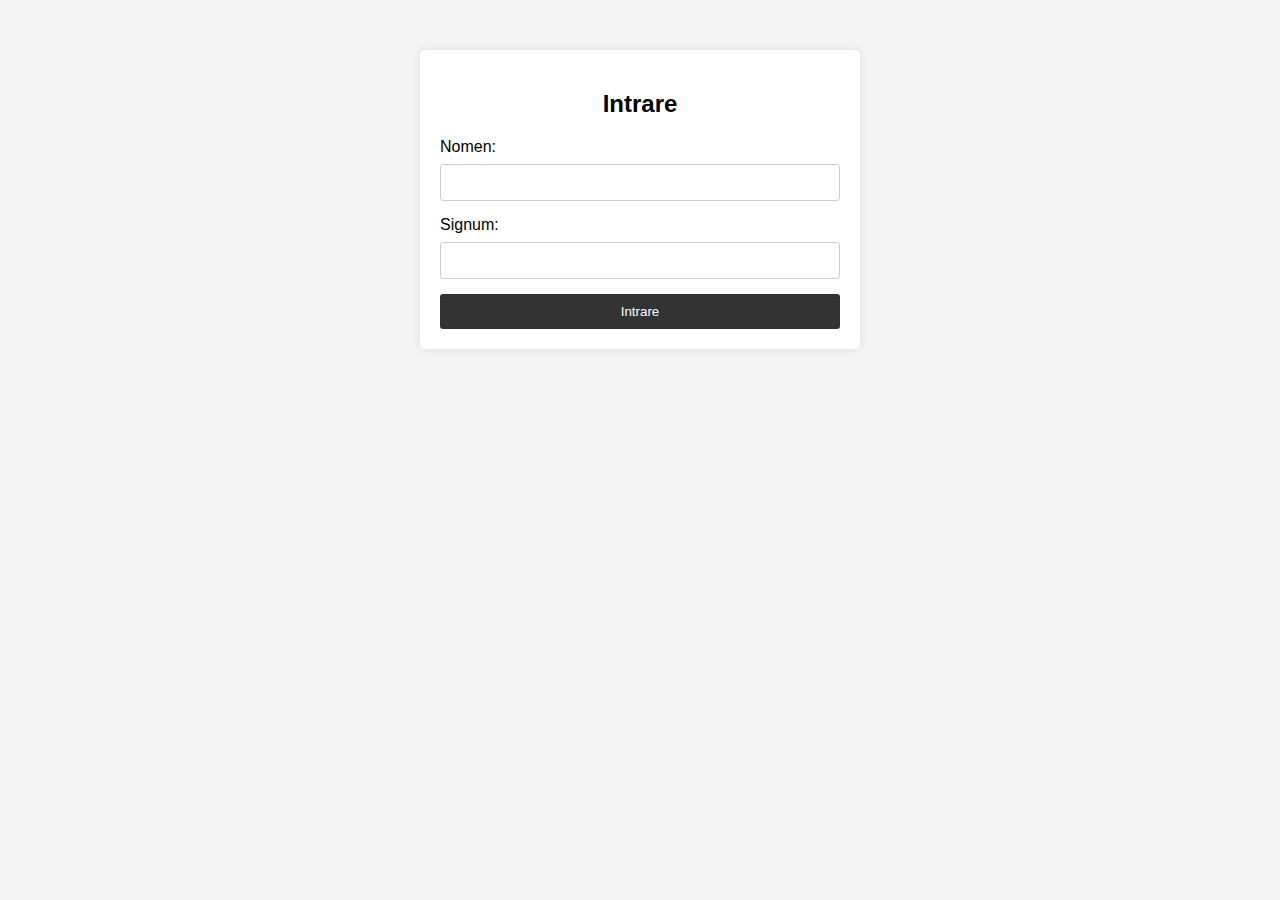
<file: Github/Website-Source-main/Website-Source-main/login.html>
<!DOCTYPE html>
<html lang="en">
<head>
    <meta charset="UTF-8">
    <meta name="viewport" content="width=device-width, initial-scale=1.0">
    <meta name="author" content="DeusKarao">
    <link rel="shortcut icon" href="/favicons/ares.png" >
    <title>Login</title>
    <style>
        body {
            font-family: 'Arial', sans-serif;
            margin: 0;
            padding: 0;
            box-sizing: border-box;
            background-color: #f4f4f4;
        }

        .container {
            max-width: 400px;
            margin: 50px auto;
            background-color: #fff;
            padding: 20px;
            border-radius: 5px;
            box-shadow: 0 0 10px rgba(0, 0, 0, 0.1);
        }

        h2 {
            text-align: center;
        }

        form {
            display: flex;
            flex-direction: column;
        }

        label {
            margin-bottom: 8px;
        }

        input {
            padding: 10px;
            margin-bottom: 15px;
            border: 1px solid #ccc;
            border-radius: 3px;
        }

        button {
            background-color: #333;
            color: #fff;
            padding: 10px;
            border: none;
            border-radius: 3px;
            cursor: pointer;
        }

        button:hover {
            background-color: #555;
        }

        .switch {
            text-align: center;
            margin-top: 10px;
        }

        .switch a {
            text-decoration: none;
            color: #333;
            font-weight: bold;
        }
    </style>
</head>
<body>
    <div class="container">
        <h2>Intrare</h2>
        <form id="loginForm">
            <label for="username">Nomen:</label>
            <input type="text" id="username" name="username" required>

            <label for="password">Signum:</label>
            <input type="password" id="password" name="password" required>

            <button type="submit">Intrare</button>
        </form>
    </div>
    <script>
        function toggleForm() {
            var loginForm = document.getElementById('loginForm');
            var switchText = document.querySelector('.switch p');

            (loginForm.getAttribute('id') === 'loginForm') {
              loginForm.setAttribute('id', 'signupForm');
              loginForm.getElementsByTagName('h2')[0].innerText = 'Sign up';
              switchText.innerHTML = 'Already have an account? <a href="#" onclick="toggleForm()">Login</a>';
            }
        }
    </script>
</body>
</html>
</file>
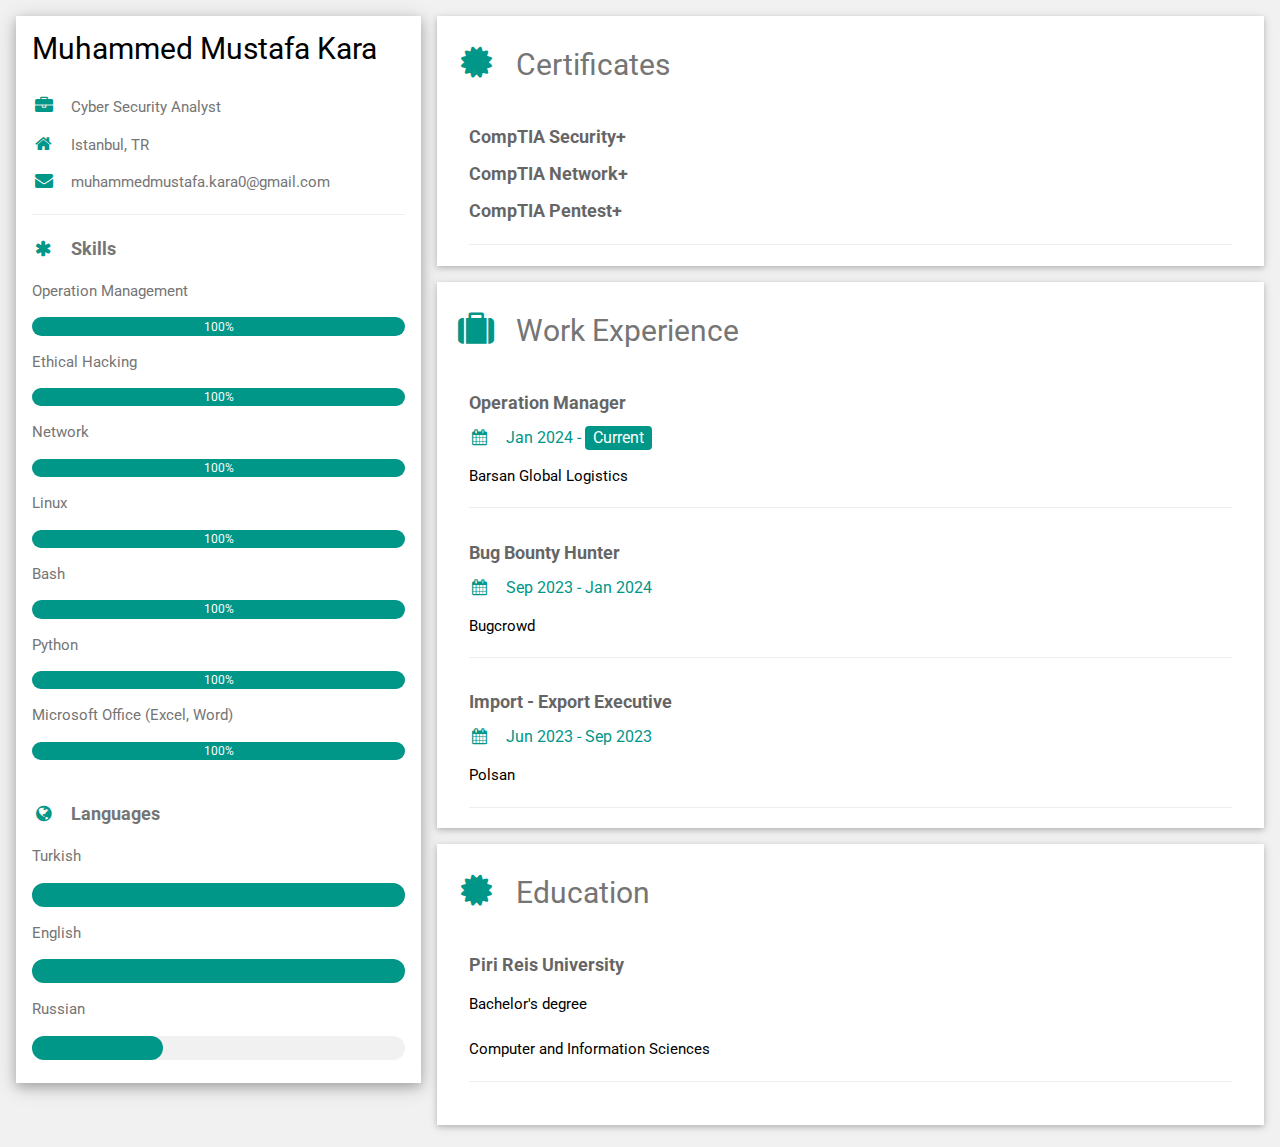
<file: Github/Website-Source-main/Website-Source-main/images/cvpage.html>
<!DOCTYPE html>
<html>
<head>
<title>Cv</title>
<meta charset="UTF-8">
<meta name="viewport" content="width=device-width, initial-scale=1">
<meta name="author" content="DeusKarao">
<link rel="stylesheet" href="https://www.w3schools.com/w3css/4/w3.css">
<link rel='stylesheet' href='https://fonts.googleapis.com/css?family=Roboto'>
<link rel="stylesheet" href="https://cdnjs.cloudflare.com/ajax/libs/font-awesome/4.7.0/css/font-awesome.min.css">
<link rel="shortcut icon" href="/favicons/ares.png" >
<style>
html,body,h1,h2,h3,h4,h5,h6 {font-family: "Roboto", sans-serif}
</style>
</head>
<body class="w3-light-grey">

<!-- Page Container -->
<div class="w3-content w3-margin-top" style="max-width:1400px;">

  <!-- The Grid -->
  <div class="w3-row-padding">

    <!-- Left Column -->
    <div class="w3-third">

      <div class="w3-white w3-text-grey w3-card-4">
        <div class="w3-display-container">
          <div class="w3-display-bottom-left w3-container w3-text-black">
            <h2>Muhammed Mustafa Kara</h2>
          </div>
        </div>
        <div class="w3-container">
          <p><i class="fa fa-briefcase fa-fw w3-margin-right w3-large w3-text-teal"></i>Cyber Security Analyst</p>
          <p><i class="fa fa-home fa-fw w3-margin-right w3-large w3-text-teal"></i>Istanbul, TR</p>
          <p><i class="fa fa-envelope fa-fw w3-margin-right w3-large w3-text-teal"></i>muhammedmustafa.kara0@gmail.com</p>
          <hr>

          <p class="w3-large"><b><i class="fa fa-asterisk fa-fw w3-margin-right w3-text-teal"></i>Skills</b></p>
          <p>Operation Management</p>
          <div class="w3-light-grey w3-round-xlarge w3-small">
            <div class="w3-container w3-center w3-round-xlarge w3-teal" style="width:100%">
              <div class="w3-center w3-text-white">100%</div>
            </div>
          </div>
          <p>Ethical Hacking</p>
          <div class="w3-light-grey w3-round-xlarge w3-small">
            <div class="w3-container w3-center w3-round-xlarge w3-teal" style="width:100%">100%</div>
          </div>
          <p>Network</p>
          <div class="w3-light-grey w3-round-xlarge w3-small">
            <div class="w3-container w3-center w3-round-xlarge w3-teal" style="width:100%">
              <div class="w3-center w3-text-white">100%</div>
            </div>
          </div>
          <p>Linux</p>
          <div class="w3-light-grey w3-round-xlarge w3-small">
            <div class="w3-container w3-center w3-round-xlarge w3-teal" style="width:100%">100%</div>
          </div>
          <p>Bash</p>
          <div class="w3-light-grey w3-round-xlarge w3-small">
            <div class="w3-container w3-center w3-round-xlarge w3-teal" style="width:100%">100%</div>
          </div>
           <p>Python</p>
          <div class="w3-light-grey w3-round-xlarge w3-small">
            <div class="w3-container w3-center w3-round-xlarge w3-teal" style="width:100%">100%</div>
          </div>
          <p>Microsoft Office (Excel, Word)</p>
          <div class="w3-light-grey w3-round-xlarge w3-small">
            <div class="w3-container w3-center w3-round-xlarge w3-teal" style="width:100%">
              <div class="w3-center w3-text-white">100%</div>
            </div>
          </div>
          <br>

          <p class="w3-large w3-text-theme"><b><i class="fa fa-globe fa-fw w3-margin-right w3-text-teal"></i>Languages</b></p>
          <p>Turkish</p>
          <div class="w3-light-grey w3-round-xlarge">
            <div class="w3-round-xlarge w3-teal" style="height:24px;width:100%"></div>
          </div>
          <p>English</p>
          <div class="w3-light-grey w3-round-xlarge">
            <div class="w3-round-xlarge w3-teal" style="height:24px;width:100%"></div>
          </div>
          <p>Russian</p>
          <div class="w3-light-grey w3-round-xlarge">
            <div class="w3-round-xlarge w3-teal" style="height:24px;width:35%"></div>
          </div>
          <br>
        </div>
      </div><br>

    <!-- End Left Column -->
    </div>

    <!-- Right Column -->
    <div class="w3-twothird">
      
      <div class="w3-container w3-card w3-white">
        <h2 class="w3-text-grey w3-padding-16"><i class="fa fa-certificate fa-fw w3-margin-right w3-xxlarge w3-text-teal"></i>Certificates</h2>
        <div class="w3-container">
          <h5 class="w3-opacity"><b>CompTIA Security+</b></h5>
          <h5 class="w3-opacity"><b>CompTIA Network+</b></h5>
          <h5 class="w3-opacity"><b>CompTIA Pentest+</b></h5> 
          <hr>
        </div>
      </div>

      <div class="w3-container w3-card w3-white w3-margin-top">
        <h2 class="w3-text-grey w3-padding-16"><i class="fa fa-suitcase fa-fw w3-margin-right w3-xxlarge w3-text-teal"></i>Work Experience</h2>
        
        <div class="w3-container">
          <h5 class="w3-opacity"><b>Operation Manager</b></h5>
          <h6 class="w3-text-teal"><i class="fa fa-calendar fa-fw w3-margin-right"></i>Jan 2024 - <span class="w3-tag w3-teal w3-round"> Current </h6>
          <p>Barsan Global Logistics</p>
          <hr>
        </div>
        
        <div class="w3-container">
          <h5 class="w3-opacity"><b>Bug Bounty Hunter</b></h5>
          <h6 class="w3-text-teal"><i class="fa fa-calendar fa-fw w3-margin-right"></i>Sep 2023 - Jan 2024</h6>
          <p>Bugcrowd</p>
          <hr>
        </div>
        
        <div class="w3-container">
          <h5 class="w3-opacity"><b>Import - Export Executive</b></h5>
          <h6 class="w3-text-teal"><i class="fa fa-calendar fa-fw w3-margin-right"></i>Jun 2023 - Sep 2023</h6>
          <p>Polsan</p>
          <hr>
        </div>
      </div>
      
      <div class="w3-container w3-card w3-white w3-margin-top">
        <h2 class="w3-text-grey w3-padding-16"><i class="fa fa-certificate fa-fw w3-margin-right w3-xxlarge w3-text-teal"></i>Education</h2>
        <div class="w3-container">
          <h5 class="w3-opacity"><b>Piri Reis University</b></h5>
          <p>Bachelor's degree<br><br>Computer and Information Sciences</p>
          <hr>
        </div>
        <br>
      </div><br>

    <!-- End Right Column -->
    </div>

  <!-- End Grid -->
  </div>

  <!-- End Page Container -->
</div>
</body>
</html>
</file>
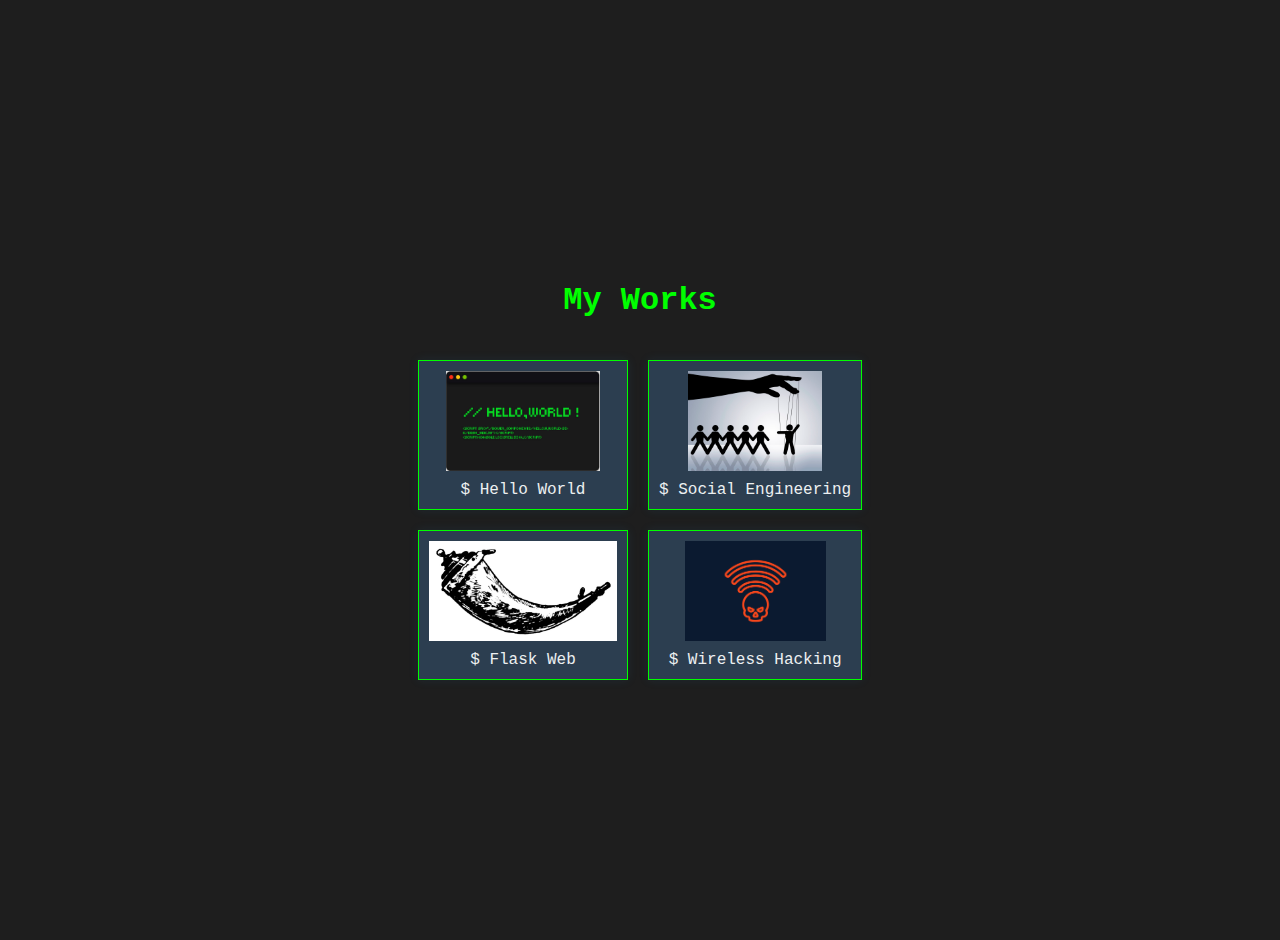
<file: Github/Website-Source-main/Website-Source-main/works/works.html>
<!DOCTYPE html>
<html lang="en">
<head>
    <meta charset="UTF-8">
    <meta name="viewport" content="width=device-width, initial-scale=1.0">
    <title>Opus et Salvare</title>
    <style>
        body {
            font-family: 'Ubuntu Mono', monospace;
            background-color: #1e1e1e;
            color: #00ff00;
            margin: 0;
            padding: 20px;
            display: flex;
            flex-direction: column;
            align-items: center;
            justify-content: center;
            height: 100vh;
        }

        h1 {
            color: #00ff00;
            text-align: center;
        }

        .grid-container {
            display: grid;
            grid-template-rows: repeat(2, auto); /* Set the number of rows */
            grid-auto-flow: column; /* Set the flow direction to column */
            gap: 20px;
            justify-content: center;
            margin-top: 20px;
        }

        .document {
            border: 1px solid #00ff00;
            padding: 10px;
            background-color: #2c3e50;
            box-shadow: 0 0 10px rgba(52, 152, 219, 0.1);
            transition: transform 0.3s ease;
            text-align: center;
            text-decoration: none;
            color: #ecf0f1;
            display: flex;
            flex-direction: column;
            align-items: center;
        }

        .document img {
            max-width: 100%;
            max-height: 100px; /* Set a maximum height for the images */
            margin-bottom: 10px;
        }

        .document:hover {
            transform: scale(1.05);
        }
    </style>
</head>
<body>

    <h1>My Works</h1>

    <div class="grid-container">
        <a href="helloworld.html" class="document">
            <img src="hello-world.JPG" alt="">
            $ Hello World

        <a href="Flaskweb.html" class="document">
            <img src="flask-pic.png" alt="">
            $ Flask Web
        </a>

        <a href="SocialEngineering.html" class="document">
            <img src="SocEng.jpg" alt="">
            $ Social Engineering
        </a>

        <a href="WifiHacking.html" class="document">
            <img src="wifi-pic.png" alt="">
            $ Wireless Hacking
        </a>
            
    </div>

</body>
</html>
</file>
